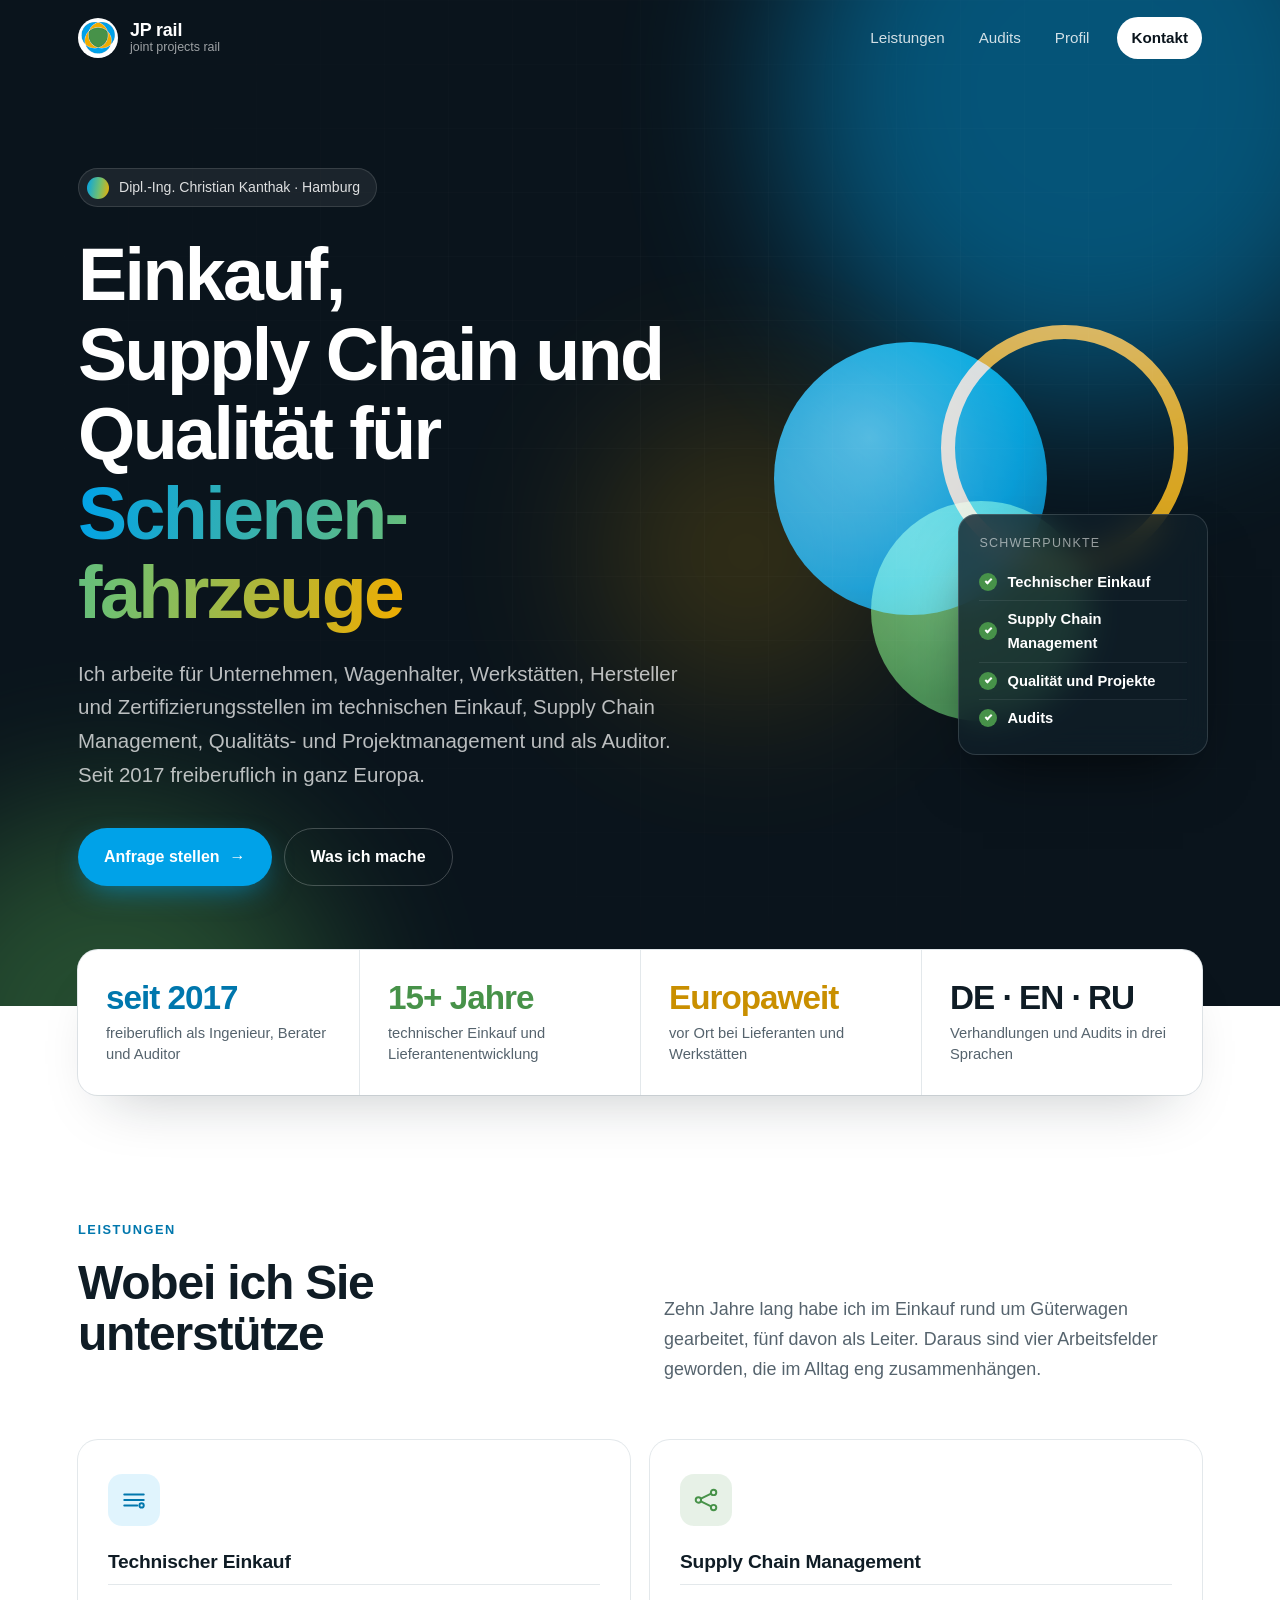
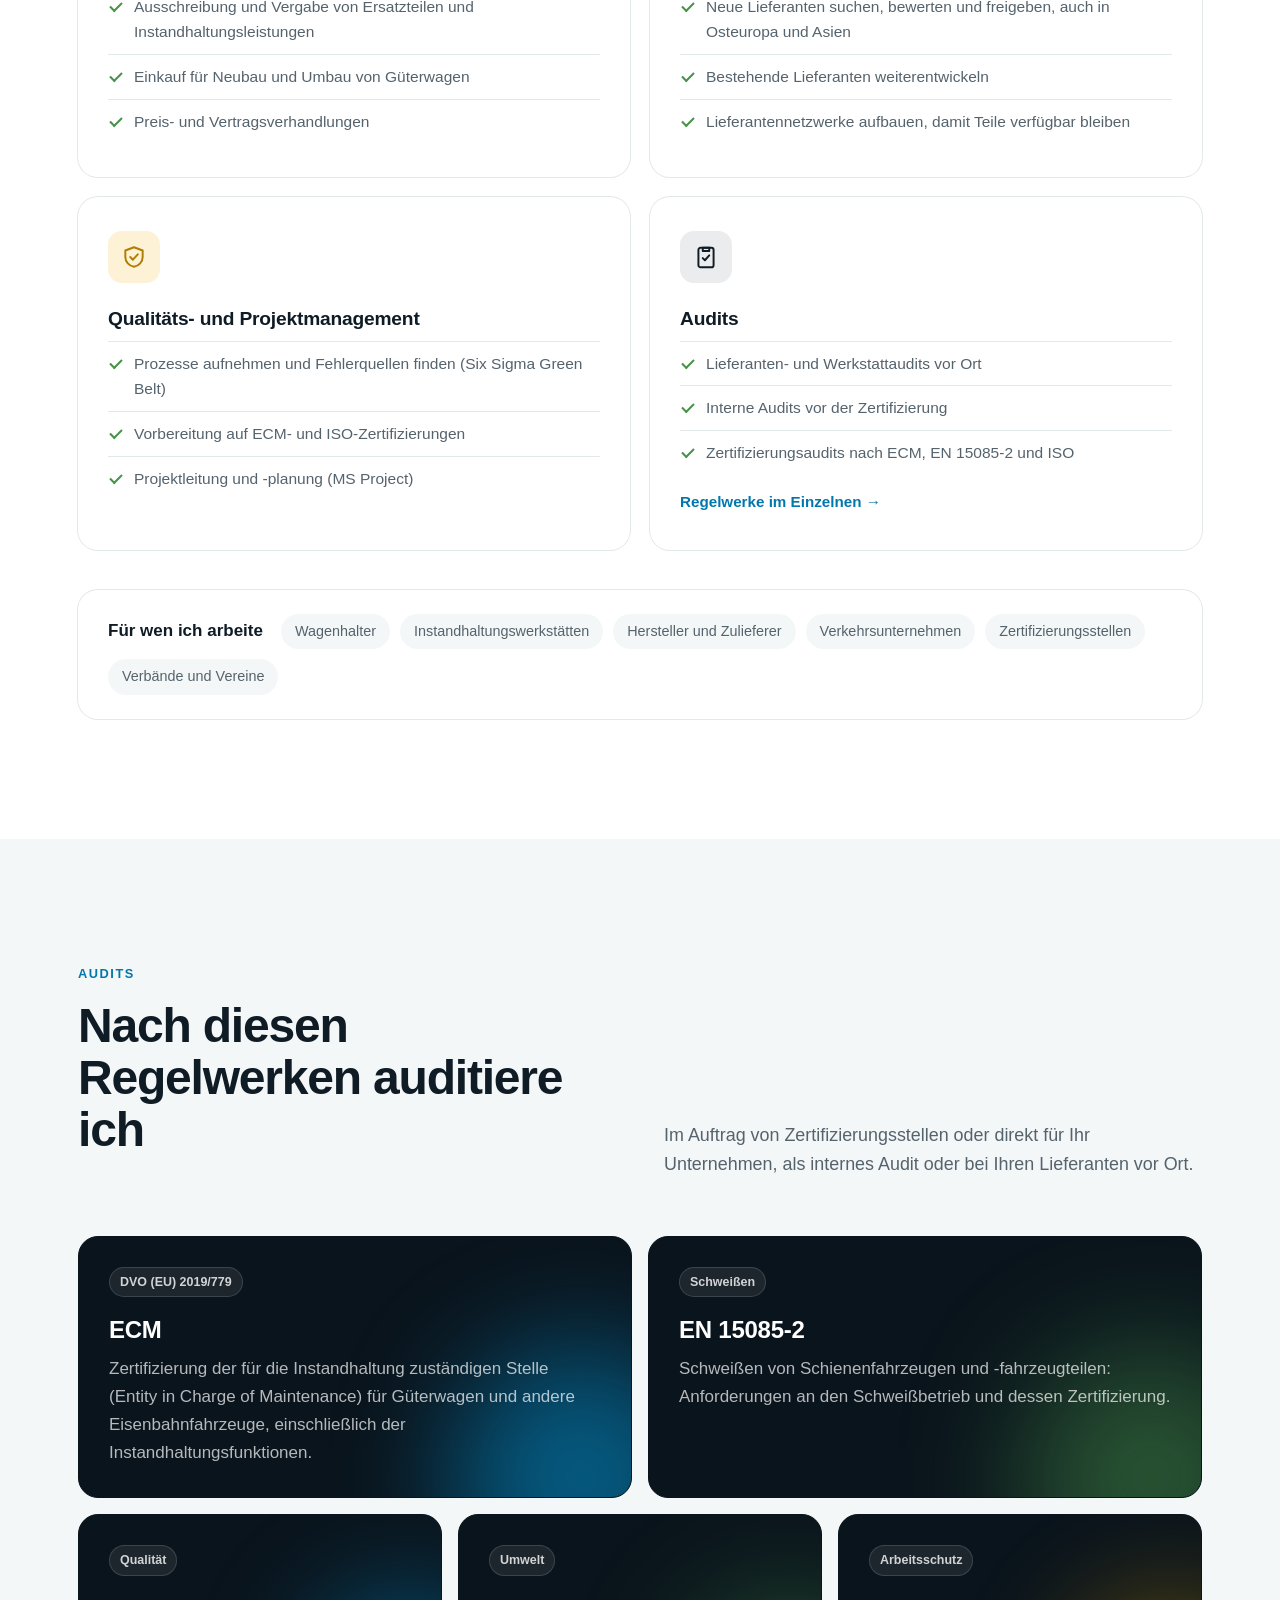
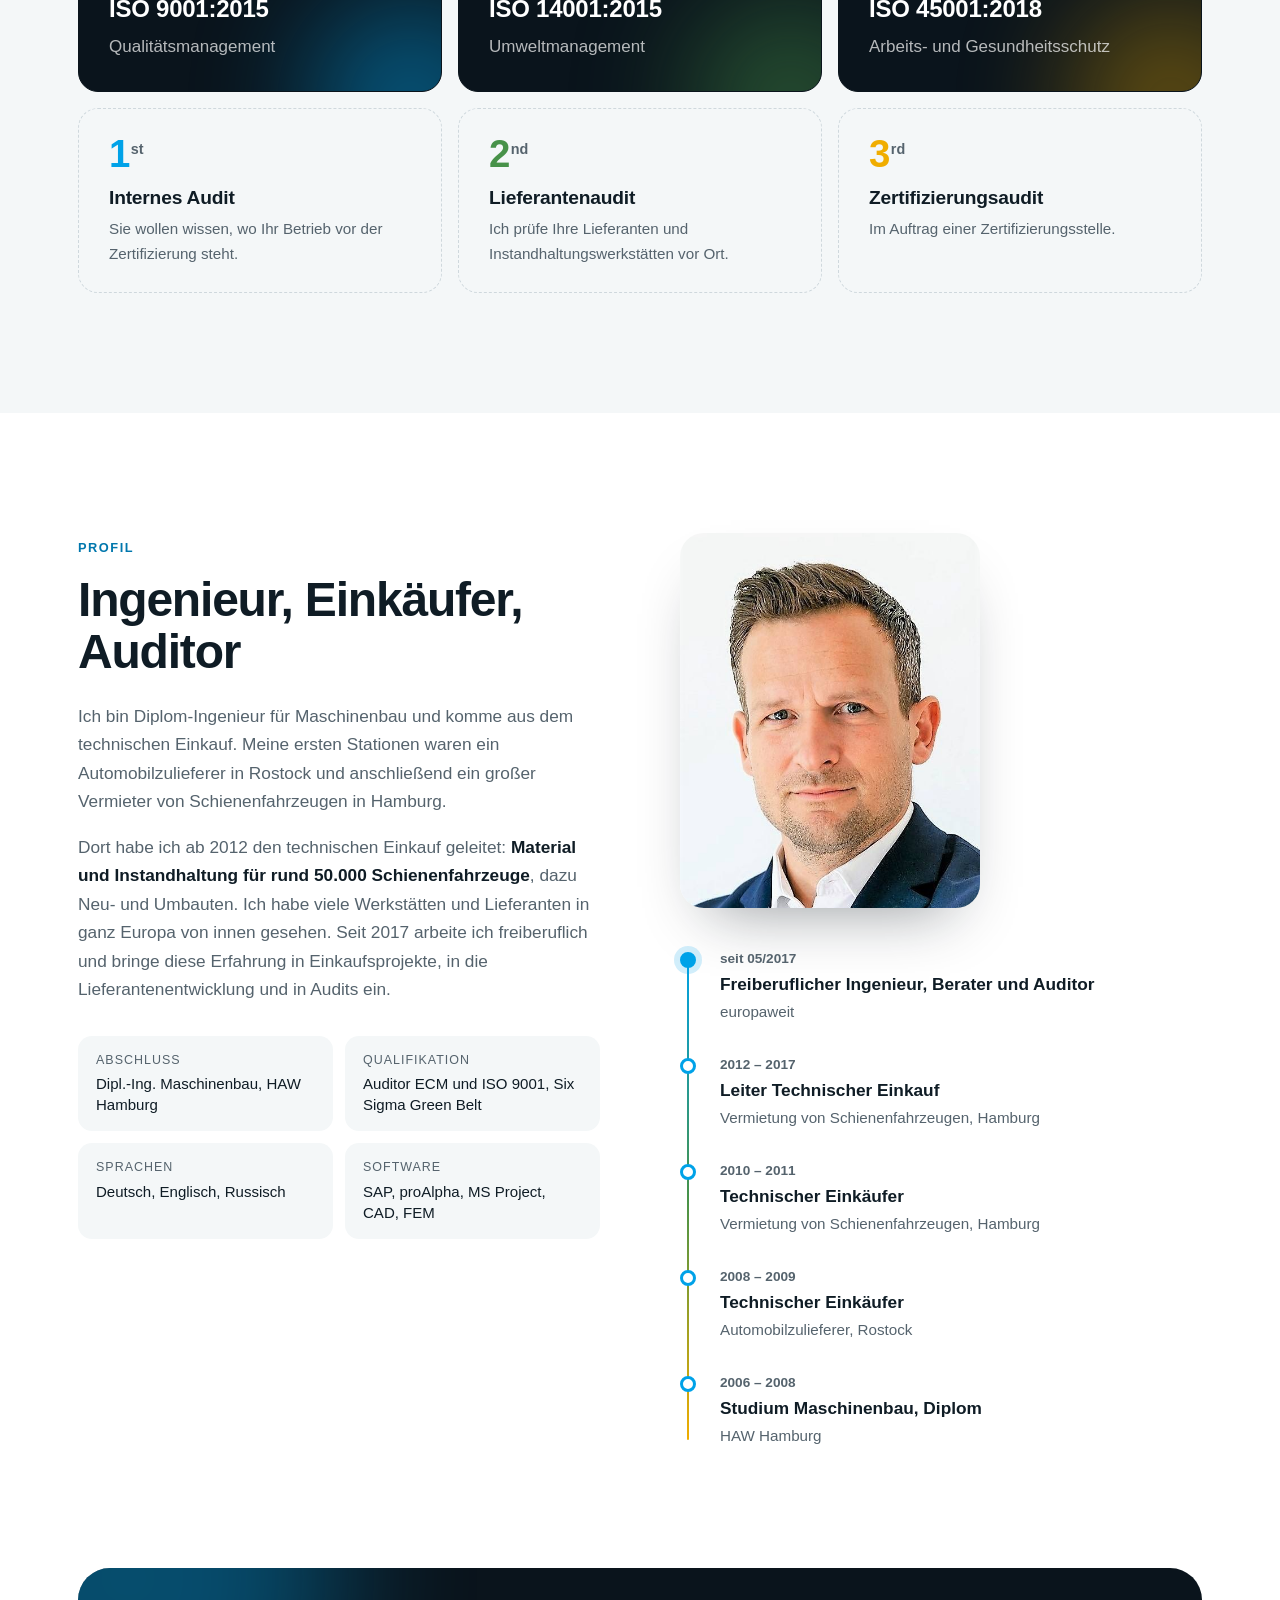
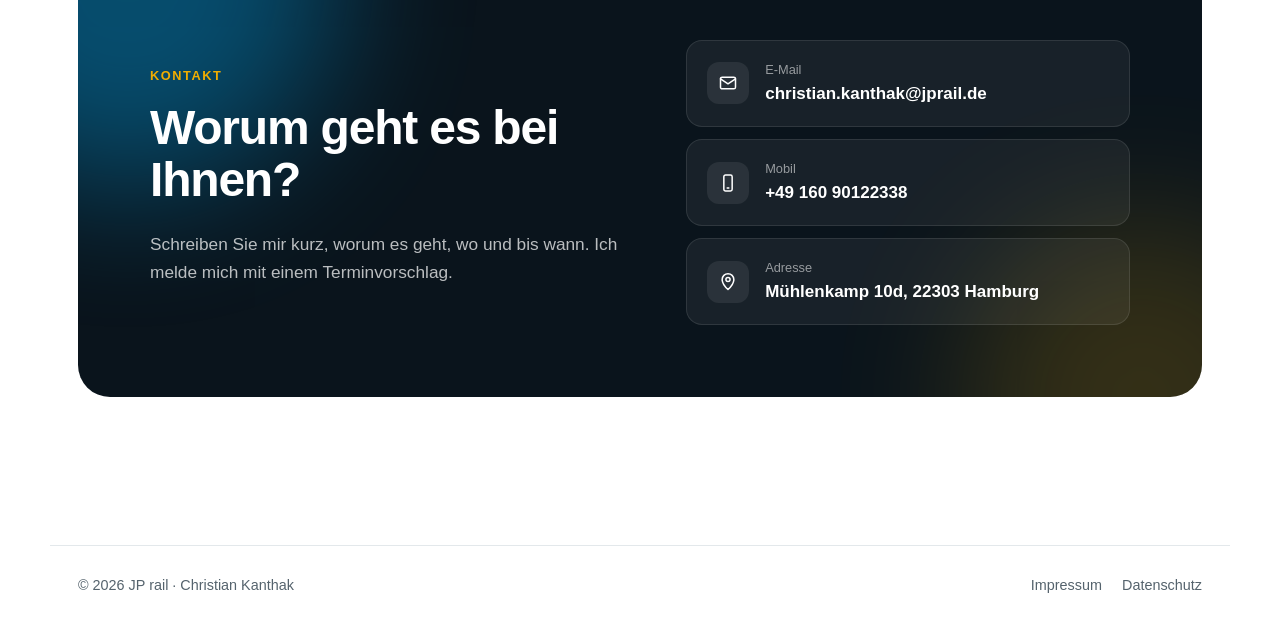
<file: index.html>
<!doctype html>
<html lang="de">
<head>
  <meta charset="utf-8">
  <meta name="viewport" content="width=device-width, initial-scale=1">
  <title>JP rail – Christian Kanthak | Einkauf, Supply Chain, Qualität und Audits im Schienenverkehr, Hamburg</title>
  <meta name="description" content="Dipl.-Ing. Christian Kanthak, Hamburg: technischer Einkauf, Supply Chain Management, Qualitäts- und Projektmanagement sowie Audits nach ECM, EN 15085-2 und ISO für Schienenfahrzeuge.">
  <meta name="theme-color" content="#0a141c">
  <link rel="icon" type="image/png" href="assets/logo-mark.png">
  <link rel="stylesheet" href="assets/style.css">
  <script>document.documentElement.classList.add('js')</script>
</head>
<body>

<header class="site-header" id="header">
  <div class="wrap">
    <a class="brand" href="#top" aria-label="JP rail – Startseite">
      <span class="brand-mark"><img src="assets/logo-mark.png" alt="" width="34" height="32"></span>
      <span class="brand-text"><strong>JP rail</strong><span>joint projects rail</span></span>
    </a>
    <nav class="nav" aria-label="Hauptnavigation">
      <a href="#leistungen">Leistungen</a>
      <a href="#audits">Audits</a>
      <a href="#profil">Profil</a>
      <a class="nav-cta" href="#kontakt">Kontakt</a>
    </nav>
  </div>
</header>

<main id="top">

  <section class="hero">
    <div class="grid-bg"></div>
    <span class="blob"></span>
    <div class="wrap">
      <div>
        <div class="pill reveal"><span class="dot"></span>Dipl.-Ing. Christian Kanthak · Hamburg</div>
        <h1 class="reveal d1">Einkauf, Supply&nbsp;Chain und Qualität für <span class="grad-text">Schienen&shy;fahrzeuge</span></h1>
        <p class="lead reveal d2">Ich arbeite für Unternehmen, Wagenhalter, Werkstätten, Hersteller und Zertifizierungsstellen im technischen Einkauf, Supply Chain Management, Qualitäts- und Projektmanagement und als Auditor. Seit 2017 freiberuflich in ganz Europa.</p>
        <div class="hero-actions reveal d3">
          <a class="btn btn-primary" href="#kontakt">Anfrage stellen <span class="arrow">→</span></a>
          <a class="btn btn-ghost" href="#leistungen">Was ich mache</a>
        </div>
      </div>
      <div class="hero-visual reveal d2" aria-hidden="true">
        <span class="c c-blue"></span>
        <span class="c c-yellow"></span>
        <span class="c c-green"></span>
        <div class="audit-card">
          <div class="ac-head">Schwerpunkte</div>
          <ul>
            <li><i></i>Technischer Einkauf</li>
            <li><i></i>Supply Chain Management</li>
            <li><i></i>Qualität und Projekte</li>
            <li><i></i>Audits</li>
          </ul>
        </div>
      </div>
    </div>
  </section>

  <div class="stats">
    <div class="wrap">
      <div class="stats-grid reveal">
        <div class="stat"><strong>seit 2017</strong><span>freiberuflich als Ingenieur, Berater und Auditor</span></div>
        <div class="stat"><strong>15+ Jahre</strong><span>technischer Einkauf und Lieferanten&shy;entwicklung</span></div>
        <div class="stat"><strong>Europaweit</strong><span>vor Ort bei Lieferanten und Werkstätten</span></div>
        <div class="stat"><strong>DE · EN · RU</strong><span>Verhandlungen und Audits in drei Sprachen</span></div>
      </div>
    </div>
  </div>

  <section id="leistungen">
    <div class="wrap">
      <div class="section-head">
        <div class="reveal"><span class="kicker">Leistungen</span><h2>Wobei ich Sie unterstütze</h2></div>
        <p class="reveal d1">Zehn Jahre lang habe ich im Einkauf rund um Güterwagen gearbeitet, fünf davon als Leiter. Daraus sind vier Arbeitsfelder geworden, die im Alltag eng zusammenhängen.</p>
      </div>

      <div class="services services-4">
        <div class="service reveal">
          <div class="icon"><svg viewBox="0 0 24 24" fill="none" stroke="currentColor" stroke-width="1.8" stroke-linecap="round" stroke-linejoin="round"><path d="M3 7h18M3 12h18M3 17h12"/><circle cx="19" cy="17" r="2"/></svg></div>
          <h3>Technischer Einkauf</h3>
          <ul>
            <li>Ausschreibung und Vergabe von Ersatzteilen und Instandhaltungsleistungen</li>
            <li>Einkauf für Neubau und Umbau von Güterwagen</li>
            <li>Preis- und Vertragsverhandlungen</li>
          </ul>
        </div>
        <div class="service reveal d1">
          <div class="icon"><svg viewBox="0 0 24 24" fill="none" stroke="currentColor" stroke-width="1.8" stroke-linecap="round" stroke-linejoin="round"><circle cx="5" cy="12" r="2.5"/><circle cx="19" cy="5" r="2.5"/><circle cx="19" cy="19" r="2.5"/><path d="M7.3 10.8 16.7 6.2M7.3 13.2l9.4 4.6"/></svg></div>
          <h3>Supply Chain Management</h3>
          <ul>
            <li>Neue Lieferanten suchen, bewerten und freigeben, auch in Osteuropa und Asien</li>
            <li>Bestehende Lieferanten weiterentwickeln</li>
            <li>Lieferantennetzwerke aufbauen, damit Teile verfügbar bleiben</li>
          </ul>
        </div>
        <div class="service reveal">
          <div class="icon"><svg viewBox="0 0 24 24" fill="none" stroke="currentColor" stroke-width="1.8" stroke-linecap="round" stroke-linejoin="round"><path d="M12 3 4 6v6c0 4.5 3.4 8.3 8 9 4.6-.7 8-4.5 8-9V6l-8-3Z"/><path d="m8.5 12 2.5 2.5 4.5-5"/></svg></div>
          <h3>Qualitäts- und Projektmanagement</h3>
          <ul>
            <li>Prozesse aufnehmen und Fehlerquellen finden (Six Sigma Green Belt)</li>
            <li>Vorbereitung auf ECM- und ISO-Zertifizierungen</li>
            <li>Projektleitung und -planung (MS Project)</li>
          </ul>
        </div>
        <div class="service reveal d1">
          <div class="icon"><svg viewBox="0 0 24 24" fill="none" stroke="currentColor" stroke-width="1.8" stroke-linecap="round" stroke-linejoin="round"><rect x="5" y="3.5" width="14" height="18" rx="2"/><path d="M9 3.5h6v3H9z"/><path d="m9 13 2 2 4-4.5"/></svg></div>
          <h3>Audits</h3>
          <ul>
            <li>Lieferanten- und Werkstattaudits vor Ort</li>
            <li>Interne Audits vor der Zertifizierung</li>
            <li>Zertifizierungsaudits nach ECM, EN 15085-2 und ISO</li>
          </ul>
          <a class="service-more" href="#audits">Regelwerke im Einzelnen →</a>
        </div>
      </div>

      <div class="clients reveal">
        <strong>Für wen ich arbeite</strong>
        <span class="chip">Wagenhalter</span>
        <span class="chip">Instandhaltungswerkstätten</span>
        <span class="chip">Hersteller und Zulieferer</span>
        <span class="chip">Verkehrsunternehmen</span>
        <span class="chip">Zertifizierungsstellen</span>
        <span class="chip">Verbände und Vereine</span>
      </div>
    </div>
  </section>

  <section id="audits" class="section-alt">
    <div class="wrap">
      <div class="section-head">
        <div class="reveal"><span class="kicker">Audits</span><h2>Nach diesen Regelwerken auditiere ich</h2></div>
        <p class="reveal d1">Im Auftrag von Zertifizierungsstellen oder direkt für Ihr Unternehmen, als internes Audit oder bei Ihren Lieferanten vor Ort.</p>
      </div>

      <div class="bento">
        <div class="tile tile-lg tile-dark reveal">
          <span class="tag">DVO (EU) 2019/779</span>
          <h3>ECM</h3>
          <p>Zertifizierung der für die Instandhaltung zuständigen Stelle (Entity in Charge of Maintenance) für Güterwagen und andere Eisenbahnfahrzeuge, einschließlich der Instandhaltungsfunktionen.</p>
        </div>
        <div class="tile tile-lg tile-dark green reveal d1">
          <span class="tag">Schweißen</span>
          <h3>EN 15085-2</h3>
          <p>Schweißen von Schienenfahrzeugen und -fahrzeugteilen: Anforderungen an den Schweißbetrieb und dessen Zertifizierung.</p>
        </div>
        <div class="tile tile-dark reveal">
          <span class="tag">Qualität</span>
          <h3>ISO 9001:2015</h3>
          <p>Qualitätsmanagement</p>
        </div>
        <div class="tile tile-dark green reveal d1">
          <span class="tag">Umwelt</span>
          <h3>ISO 14001:2015</h3>
          <p>Umweltmanagement</p>
        </div>
        <div class="tile tile-dark yellow reveal d2">
          <span class="tag">Arbeitsschutz</span>
          <h3>ISO 45001:2018</h3>
          <p>Arbeits- und Gesundheitsschutz</p>
        </div>
      </div>

      <div class="parties">
        <div class="party reveal"><div class="num">1<sup>st</sup></div><h3>Internes Audit</h3><p>Sie wollen wissen, wo Ihr Betrieb vor der Zertifizierung steht.</p></div>
        <div class="party reveal d1"><div class="num">2<sup>nd</sup></div><h3>Lieferantenaudit</h3><p>Ich prüfe Ihre Lieferanten und Instandhaltungswerkstätten vor Ort.</p></div>
        <div class="party reveal d2"><div class="num">3<sup>rd</sup></div><h3>Zertifizierungsaudit</h3><p>Im Auftrag einer Zertifizierungsstelle.</p></div>
      </div>
    </div>
  </section>

  <section id="profil">
    <div class="wrap profile">
      <div class="intro">
        <span class="kicker reveal">Profil</span>
        <h2 class="reveal d1">Ingenieur, Einkäufer, Auditor</h2>
        <p class="reveal d2">Ich bin Diplom-Ingenieur für Maschinenbau und komme aus dem technischen Einkauf. Meine ersten Stationen waren ein Automobilzulieferer in Rostock und anschließend ein großer Vermieter von Schienenfahrzeugen in Hamburg.</p>
        <p class="reveal d2">Dort habe ich ab 2012 den technischen Einkauf geleitet: <strong>Material und Instandhaltung für rund 50.000 Schienenfahrzeuge</strong>, dazu Neu- und Umbauten. Ich habe viele Werkstätten und Lieferanten in ganz Europa von innen gesehen. Seit 2017 arbeite ich freiberuflich und bringe diese Erfahrung in Einkaufsprojekte, in die Lieferantenentwicklung und in Audits ein.</p>
        <div class="facts-list reveal d3">
          <div><span>Abschluss</span>Dipl.-Ing. Maschinenbau, HAW Hamburg</div>
          <div><span>Qualifikation</span>Auditor ECM und ISO 9001, Six Sigma Green Belt</div>
          <div><span>Sprachen</span>Deutsch, Englisch, Russisch</div>
          <div><span>Software</span>SAP, proAlpha, MS Project, CAD, FEM</div>
        </div>
      </div>
      <div class="profile-side">
        <figure class="profile-photo reveal">
          <img src="assets/christian-kanthak.jpg" alt="Christian Kanthak" width="531" height="709" loading="lazy">
        </figure>
        <ol class="timeline">
          <li class="reveal"><div class="when">seit 05/2017</div><div class="what">Freiberuflicher Ingenieur, Berater und Auditor</div><div class="where">europaweit</div></li>
          <li class="reveal d1"><div class="when">2012 – 2017</div><div class="what">Leiter Technischer Einkauf</div><div class="where">Vermietung von Schienenfahrzeugen, Hamburg</div></li>
          <li class="reveal d1"><div class="when">2010 – 2011</div><div class="what">Technischer Einkäufer</div><div class="where">Vermietung von Schienenfahrzeugen, Hamburg</div></li>
          <li class="reveal d2"><div class="when">2008 – 2009</div><div class="what">Technischer Einkäufer</div><div class="where">Automobilzulieferer, Rostock</div></li>
          <li class="reveal d2"><div class="when">2006 – 2008</div><div class="what">Studium Maschinenbau, Diplom</div><div class="where">HAW Hamburg</div></li>
        </ol>
      </div>
    </div>
  </section>

  <section id="kontakt" class="contact">
    <div class="wrap">
      <div class="contact-card reveal">
        <div>
          <span class="kicker" style="color:var(--yellow)">Kontakt</span>
          <h2>Worum geht es bei Ihnen?</h2>
          <p>Schreiben Sie mir kurz, worum es geht, wo und bis wann. Ich melde mich mit einem Terminvorschlag.</p>
        </div>
        <div class="contact-list">
          <a class="contact-item" href="mailto:christian.kanthak@jprail.de?subject=Anfrage%20%C3%BCber%20jprail.de">
            <span class="ci-icon"><svg viewBox="0 0 24 24" fill="none" stroke="currentColor" stroke-width="1.8" stroke-linecap="round" stroke-linejoin="round"><rect x="3" y="5" width="18" height="14" rx="2"/><path d="m3 7 9 6 9-6"/></svg></span>
            <div><small>E-Mail</small><span>christian.kanthak@jprail.de</span></div>
          </a>
          <a class="contact-item" href="tel:+4916090122338">
            <span class="ci-icon"><svg viewBox="0 0 24 24" fill="none" stroke="currentColor" stroke-width="1.8" stroke-linecap="round" stroke-linejoin="round"><rect x="7" y="2.5" width="10" height="19" rx="2"/><path d="M11 18h2"/></svg></span>
            <div><small>Mobil</small><span>+49 160 90122338</span></div>
          </a>
          <a class="contact-item" href="https://www.google.com/maps/search/?api=1&amp;query=M%C3%BChlenkamp+10d%2C+22303+Hamburg" target="_blank" rel="noopener">
            <span class="ci-icon"><svg viewBox="0 0 24 24" fill="none" stroke="currentColor" stroke-width="1.8" stroke-linecap="round" stroke-linejoin="round"><path d="M12 21s7-6.2 7-12a7 7 0 1 0-14 0c0 5.8 7 12 7 12Z"/><circle cx="12" cy="9" r="2.5"/></svg></span>
            <div><small>Adresse</small><span>Mühlenkamp 10d, 22303 Hamburg</span></div>
          </a>
        </div>
      </div>
    </div>
  </section>

</main>

<footer class="site-footer">
  <div class="wrap">
    <span>© 2026 JP rail · Christian Kanthak</span>
    <span><a href="impressum.html">Impressum</a><a href="datenschutz.html">Datenschutz</a></span>
  </div>
</footer>

<script>
  (function () {
    var h = document.getElementById('header');
    var onScroll = function () { h.classList.toggle('scrolled', window.scrollY > 20); };
    onScroll(); window.addEventListener('scroll', onScroll, { passive: true });

    var els = document.querySelectorAll('.reveal');
    if (!('IntersectionObserver' in window)) { els.forEach(function (e) { e.classList.add('in'); }); return; }
    var io = new IntersectionObserver(function (entries) {
      entries.forEach(function (e) { if (e.isIntersecting) { e.target.classList.add('in'); io.unobserve(e.target); } });
    }, { threshold: 0.12, rootMargin: '0px 0px -40px 0px' });
    els.forEach(function (e) { io.observe(e); });
  })();
</script>
</body>
</html>
</file>
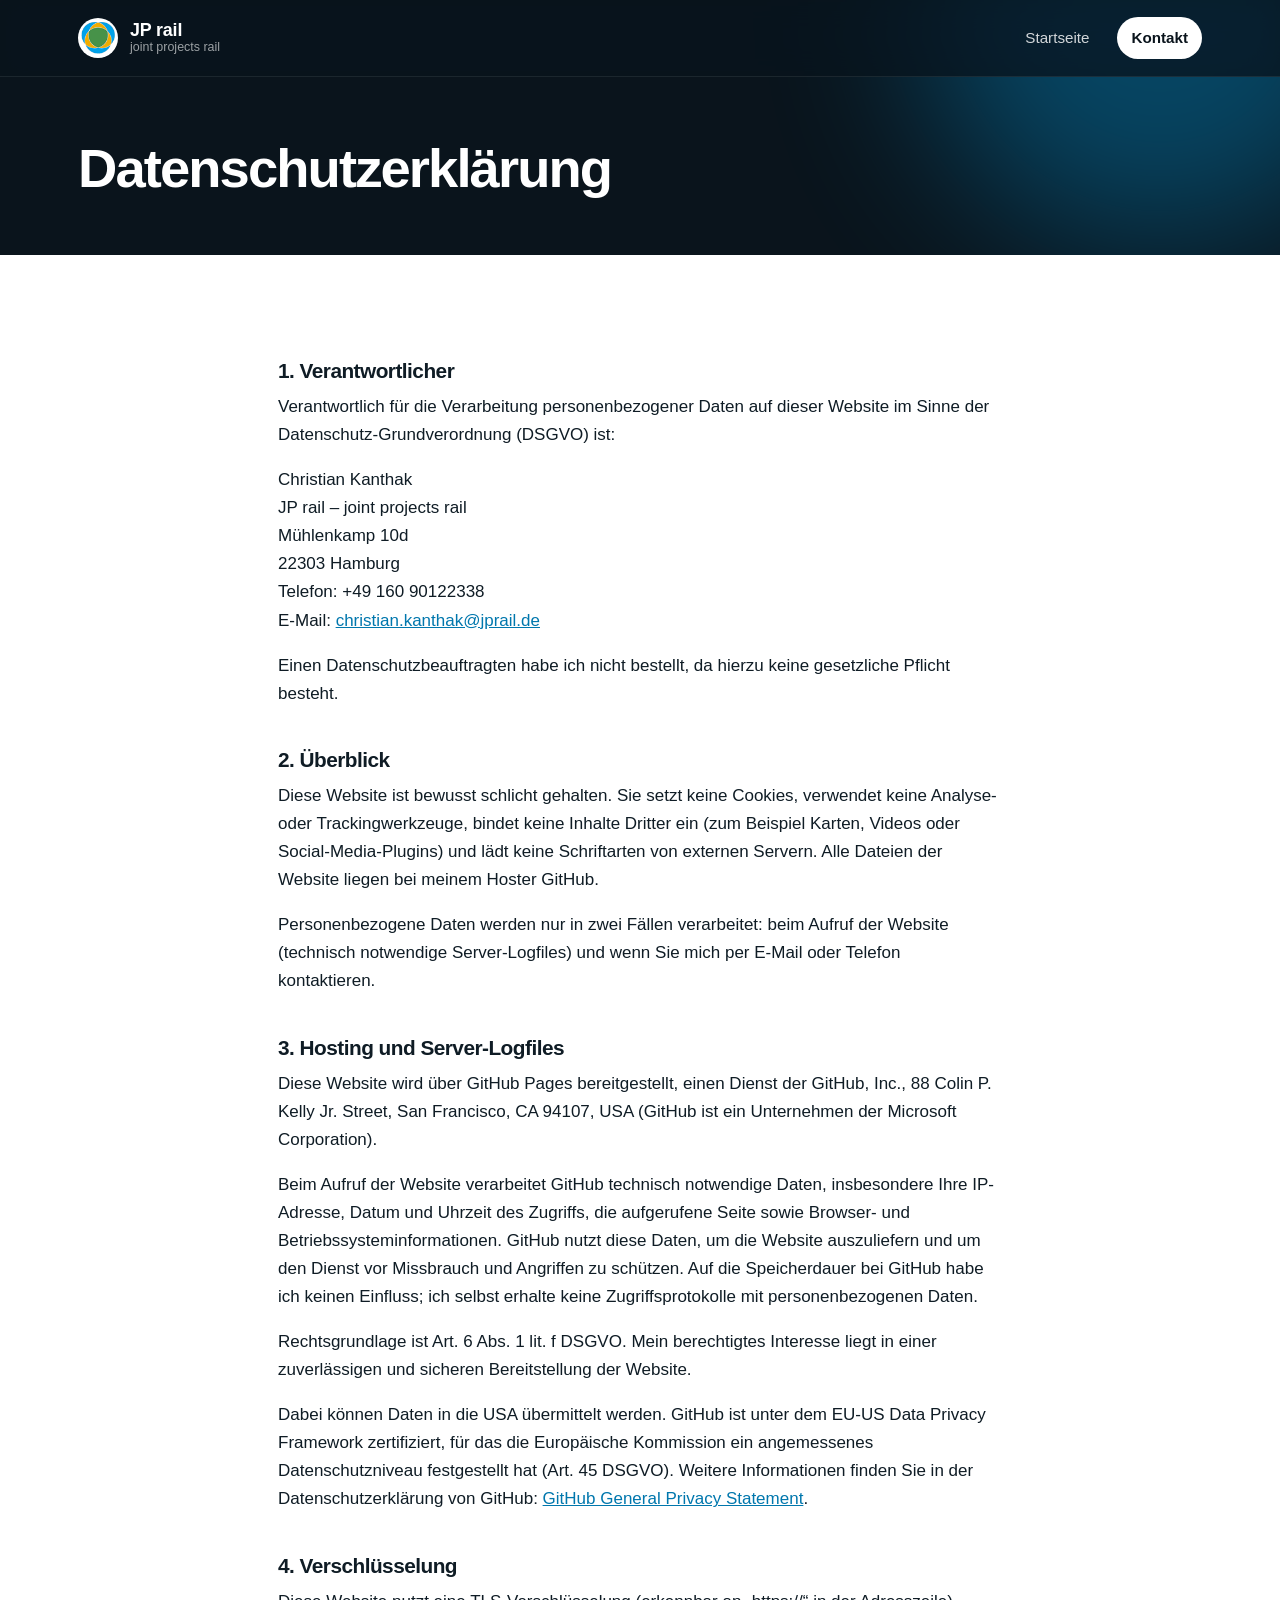
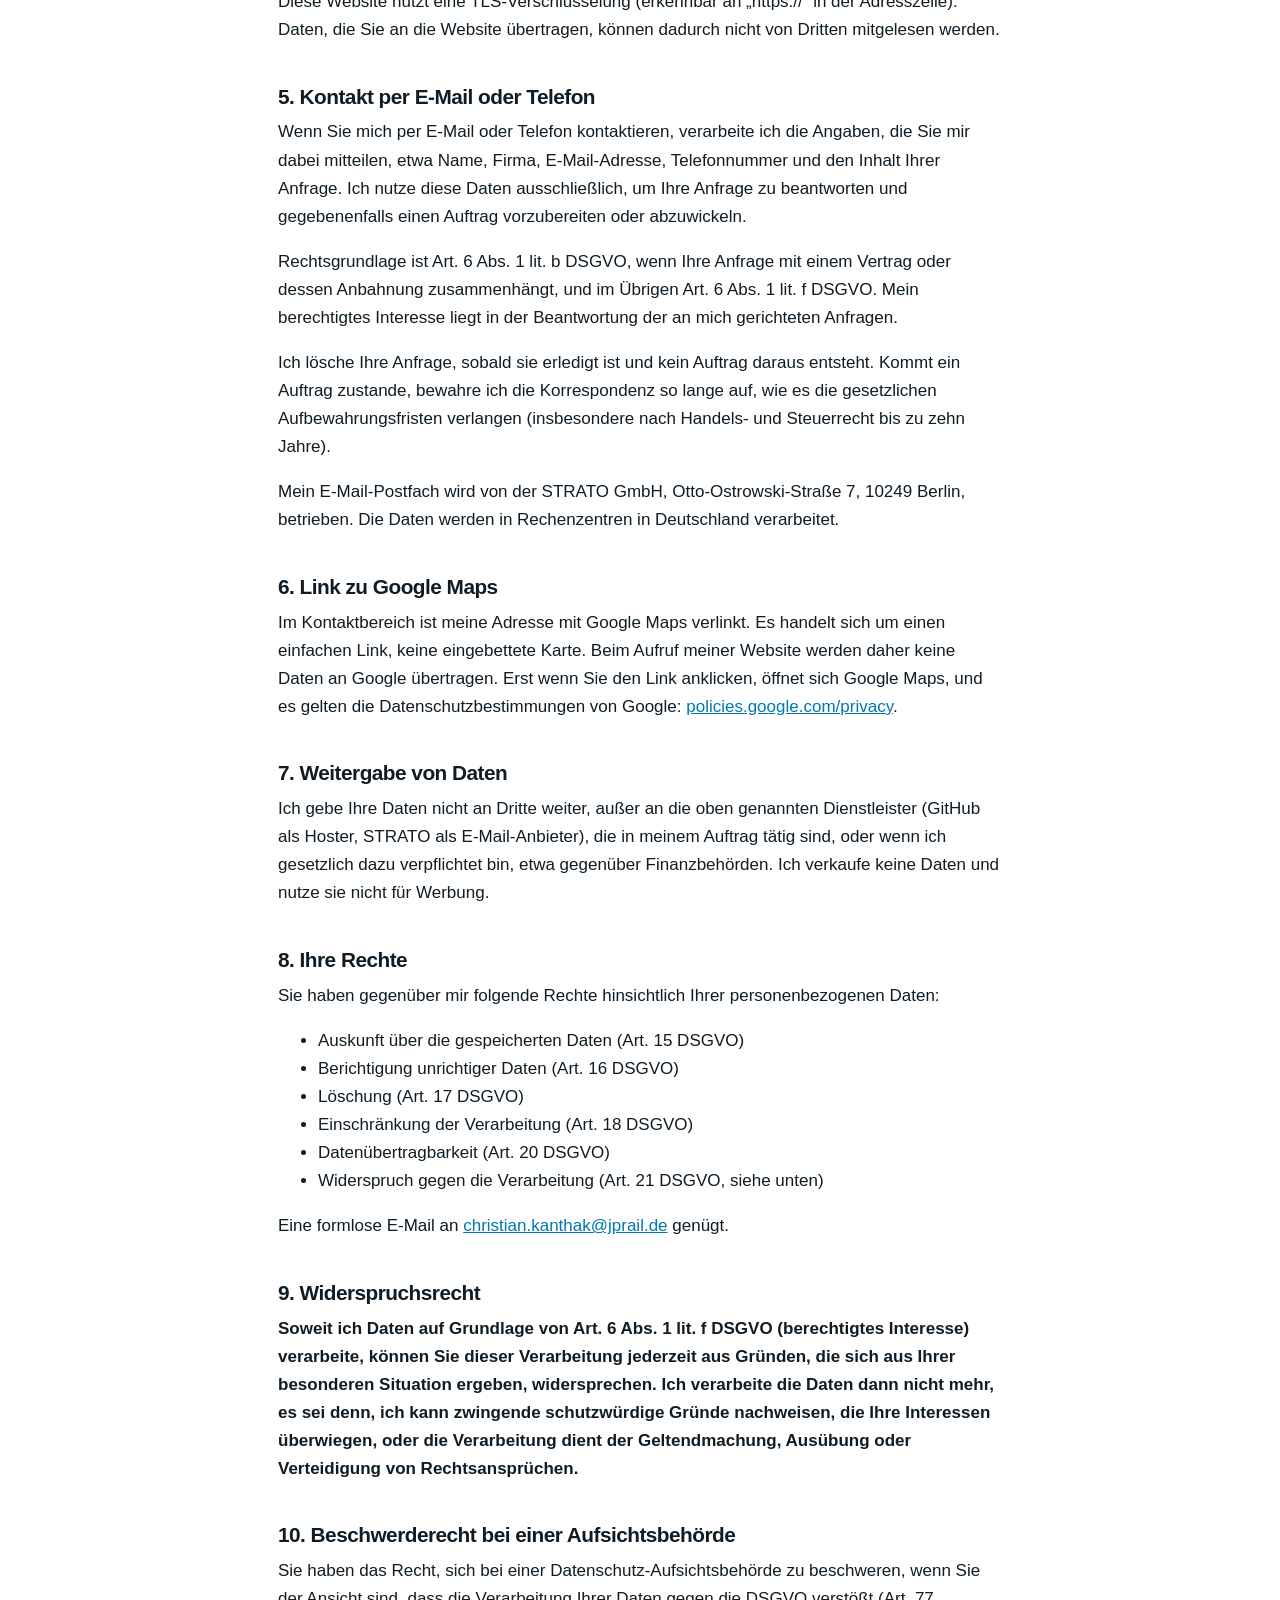
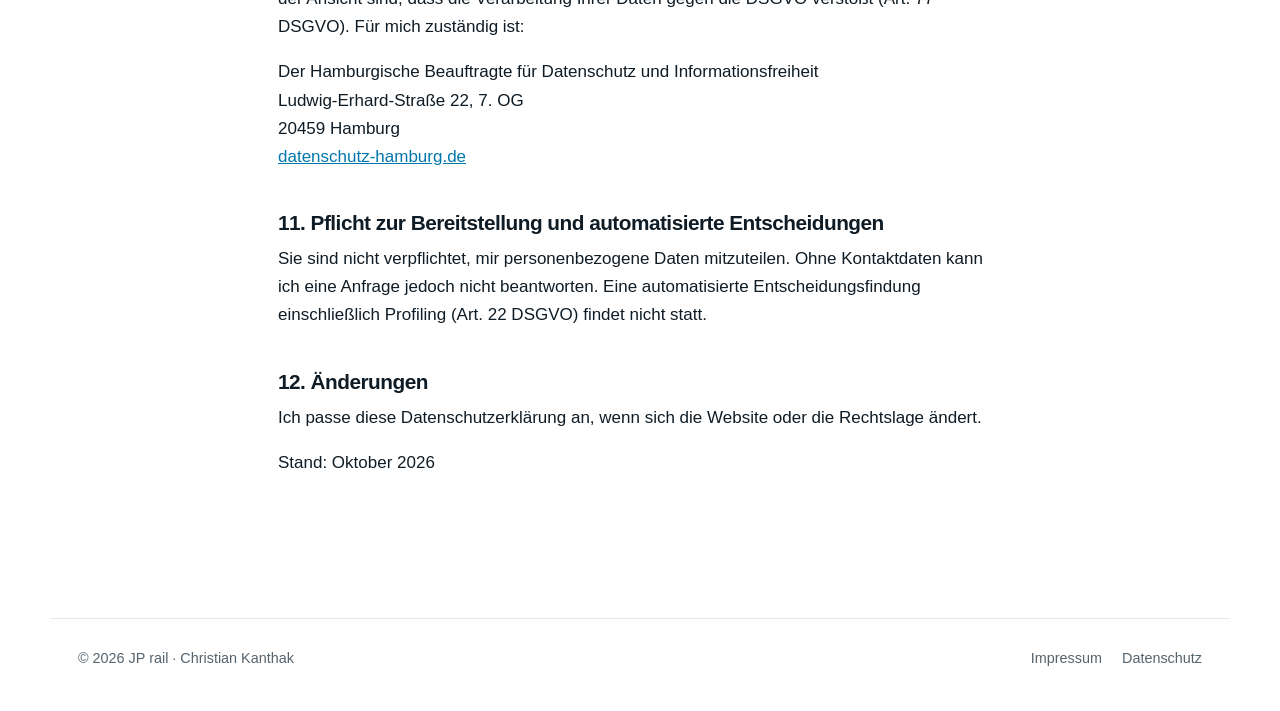
<file: datenschutz.html>
<!doctype html>
<html lang="de">
<head>
  <meta charset="utf-8">
  <meta name="viewport" content="width=device-width, initial-scale=1">
  <title>Datenschutzerklärung – JP rail</title>
  <meta name="robots" content="noindex">
  <link rel="icon" type="image/png" href="assets/logo-mark.png">
  <link rel="stylesheet" href="assets/style.css">
</head>
<body>
<header class="site-header scrolled">
  <div class="wrap">
    <a class="brand" href="index.html"><span class="brand-mark"><img src="assets/logo-mark.png" alt="" width="34" height="32"></span><span class="brand-text"><strong>JP rail</strong><span>joint projects rail</span></span></a>
    <nav class="nav"><a href="index.html">Startseite</a><a class="nav-cta" href="index.html#kontakt">Kontakt</a></nav>
  </div>
</header>
<div class="page-head"><div class="wrap"><h1>Datenschutzerklärung</h1></div></div>
<main class="legal"><div class="wrap">

<h2>1. Verantwortlicher</h2>
<p>Verantwortlich für die Verarbeitung personenbezogener Daten auf dieser Website im Sinne der Datenschutz-Grundverordnung (DSGVO) ist:</p>
<p>Christian Kanthak<br>JP rail – joint projects rail<br>Mühlenkamp 10d<br>22303 Hamburg<br>Telefon: +49 160 90122338<br>E-Mail: <a href="mailto:christian.kanthak@jprail.de">christian.kanthak@jprail.de</a></p>
<p>Einen Datenschutzbeauftragten habe ich nicht bestellt, da hierzu keine gesetzliche Pflicht besteht.</p>

<h2>2. Überblick</h2>
<p>Diese Website ist bewusst schlicht gehalten. Sie setzt keine Cookies, verwendet keine Analyse- oder Trackingwerkzeuge, bindet keine Inhalte Dritter ein (zum Beispiel Karten, Videos oder Social-Media-Plugins) und lädt keine Schriftarten von externen Servern. Alle Dateien der Website liegen bei meinem Hoster GitHub.</p>
<p>Personenbezogene Daten werden nur in zwei Fällen verarbeitet: beim Aufruf der Website (technisch notwendige Server-Logfiles) und wenn Sie mich per E-Mail oder Telefon kontaktieren.</p>

<h2>3. Hosting und Server-Logfiles</h2>
<p>Diese Website wird über GitHub Pages bereitgestellt, einen Dienst der GitHub, Inc., 88 Colin P. Kelly Jr. Street, San Francisco, CA 94107, USA (GitHub ist ein Unternehmen der Microsoft Corporation).</p>
<p>Beim Aufruf der Website verarbeitet GitHub technisch notwendige Daten, insbesondere Ihre IP-Adresse, Datum und Uhrzeit des Zugriffs, die aufgerufene Seite sowie Browser- und Betriebssysteminformationen. GitHub nutzt diese Daten, um die Website auszuliefern und um den Dienst vor Missbrauch und Angriffen zu schützen. Auf die Speicherdauer bei GitHub habe ich keinen Einfluss; ich selbst erhalte keine Zugriffsprotokolle mit personenbezogenen Daten.</p>
<p>Rechtsgrundlage ist Art. 6 Abs. 1 lit. f DSGVO. Mein berechtigtes Interesse liegt in einer zuverlässigen und sicheren Bereitstellung der Website.</p>
<p>Dabei können Daten in die USA übermittelt werden. GitHub ist unter dem EU-US Data Privacy Framework zertifiziert, für das die Europäische Kommission ein angemessenes Datenschutzniveau festgestellt hat (Art. 45 DSGVO). Weitere Informationen finden Sie in der Datenschutzerklärung von GitHub: <a href="https://docs.github.com/de/site-policy/privacy-policies/github-general-privacy-statement" target="_blank" rel="noopener">GitHub General Privacy Statement</a>.</p>

<h2>4. Verschlüsselung</h2>
<p>Diese Website nutzt eine TLS-Verschlüsselung (erkennbar an „https://“ in der Adresszeile). Daten, die Sie an die Website übertragen, können dadurch nicht von Dritten mitgelesen werden.</p>

<h2>5. Kontakt per E-Mail oder Telefon</h2>
<p>Wenn Sie mich per E-Mail oder Telefon kontaktieren, verarbeite ich die Angaben, die Sie mir dabei mitteilen, etwa Name, Firma, E-Mail-Adresse, Telefonnummer und den Inhalt Ihrer Anfrage. Ich nutze diese Daten ausschließlich, um Ihre Anfrage zu beantworten und gegebenenfalls einen Auftrag vorzubereiten oder abzuwickeln.</p>
<p>Rechtsgrundlage ist Art. 6 Abs. 1 lit. b DSGVO, wenn Ihre Anfrage mit einem Vertrag oder dessen Anbahnung zusammenhängt, und im Übrigen Art. 6 Abs. 1 lit. f DSGVO. Mein berechtigtes Interesse liegt in der Beantwortung der an mich gerichteten Anfragen.</p>
<p>Ich lösche Ihre Anfrage, sobald sie erledigt ist und kein Auftrag daraus entsteht. Kommt ein Auftrag zustande, bewahre ich die Korrespondenz so lange auf, wie es die gesetzlichen Aufbewahrungsfristen verlangen (insbesondere nach Handels- und Steuerrecht bis zu zehn Jahre).</p>
<p>Mein E-Mail-Postfach wird von der STRATO GmbH, Otto-Ostrowski-Straße 7, 10249 Berlin, betrieben. Die Daten werden in Rechenzentren in Deutschland verarbeitet.</p>

<h2>6. Link zu Google Maps</h2>
<p>Im Kontaktbereich ist meine Adresse mit Google Maps verlinkt. Es handelt sich um einen einfachen Link, keine eingebettete Karte. Beim Aufruf meiner Website werden daher keine Daten an Google übertragen. Erst wenn Sie den Link anklicken, öffnet sich Google Maps, und es gelten die Datenschutzbestimmungen von Google: <a href="https://policies.google.com/privacy" target="_blank" rel="noopener">policies.google.com/privacy</a>.</p>

<h2>7. Weitergabe von Daten</h2>
<p>Ich gebe Ihre Daten nicht an Dritte weiter, außer an die oben genannten Dienstleister (GitHub als Hoster, STRATO als E-Mail-Anbieter), die in meinem Auftrag tätig sind, oder wenn ich gesetzlich dazu verpflichtet bin, etwa gegenüber Finanzbehörden. Ich verkaufe keine Daten und nutze sie nicht für Werbung.</p>

<h2>8. Ihre Rechte</h2>
<p>Sie haben gegenüber mir folgende Rechte hinsichtlich Ihrer personenbezogenen Daten:</p>
<ul>
  <li>Auskunft über die gespeicherten Daten (Art. 15 DSGVO)</li>
  <li>Berichtigung unrichtiger Daten (Art. 16 DSGVO)</li>
  <li>Löschung (Art. 17 DSGVO)</li>
  <li>Einschränkung der Verarbeitung (Art. 18 DSGVO)</li>
  <li>Datenübertragbarkeit (Art. 20 DSGVO)</li>
  <li>Widerspruch gegen die Verarbeitung (Art. 21 DSGVO, siehe unten)</li>
</ul>
<p>Eine formlose E-Mail an <a href="mailto:christian.kanthak@jprail.de">christian.kanthak@jprail.de</a> genügt.</p>

<h2>9. Widerspruchsrecht</h2>
<p><strong>Soweit ich Daten auf Grundlage von Art. 6 Abs. 1 lit. f DSGVO (berechtigtes Interesse) verarbeite, können Sie dieser Verarbeitung jederzeit aus Gründen, die sich aus Ihrer besonderen Situation ergeben, widersprechen. Ich verarbeite die Daten dann nicht mehr, es sei denn, ich kann zwingende schutzwürdige Gründe nachweisen, die Ihre Interessen überwiegen, oder die Verarbeitung dient der Geltendmachung, Ausübung oder Verteidigung von Rechtsansprüchen.</strong></p>

<h2>10. Beschwerderecht bei einer Aufsichtsbehörde</h2>
<p>Sie haben das Recht, sich bei einer Datenschutz-Aufsichtsbehörde zu beschweren, wenn Sie der Ansicht sind, dass die Verarbeitung Ihrer Daten gegen die DSGVO verstößt (Art. 77 DSGVO). Für mich zuständig ist:</p>
<p>Der Hamburgische Beauftragte für Datenschutz und Informationsfreiheit<br>Ludwig-Erhard-Straße 22, 7. OG<br>20459 Hamburg<br><a href="https://datenschutz-hamburg.de" target="_blank" rel="noopener">datenschutz-hamburg.de</a></p>

<h2>11. Pflicht zur Bereitstellung und automatisierte Entscheidungen</h2>
<p>Sie sind nicht verpflichtet, mir personenbezogene Daten mitzuteilen. Ohne Kontaktdaten kann ich eine Anfrage jedoch nicht beantworten. Eine automatisierte Entscheidungsfindung einschließlich Profiling (Art. 22 DSGVO) findet nicht statt.</p>

<h2>12. Änderungen</h2>
<p>Ich passe diese Datenschutzerklärung an, wenn sich die Website oder die Rechtslage ändert.</p>
<p>Stand: Oktober 2026</p>

</div></main>
<footer class="site-footer"><div class="wrap"><span>© 2026 JP rail · Christian Kanthak</span><span><a href="impressum.html">Impressum</a><a href="datenschutz.html">Datenschutz</a></span></div></footer>
</body>
</html>
</file>
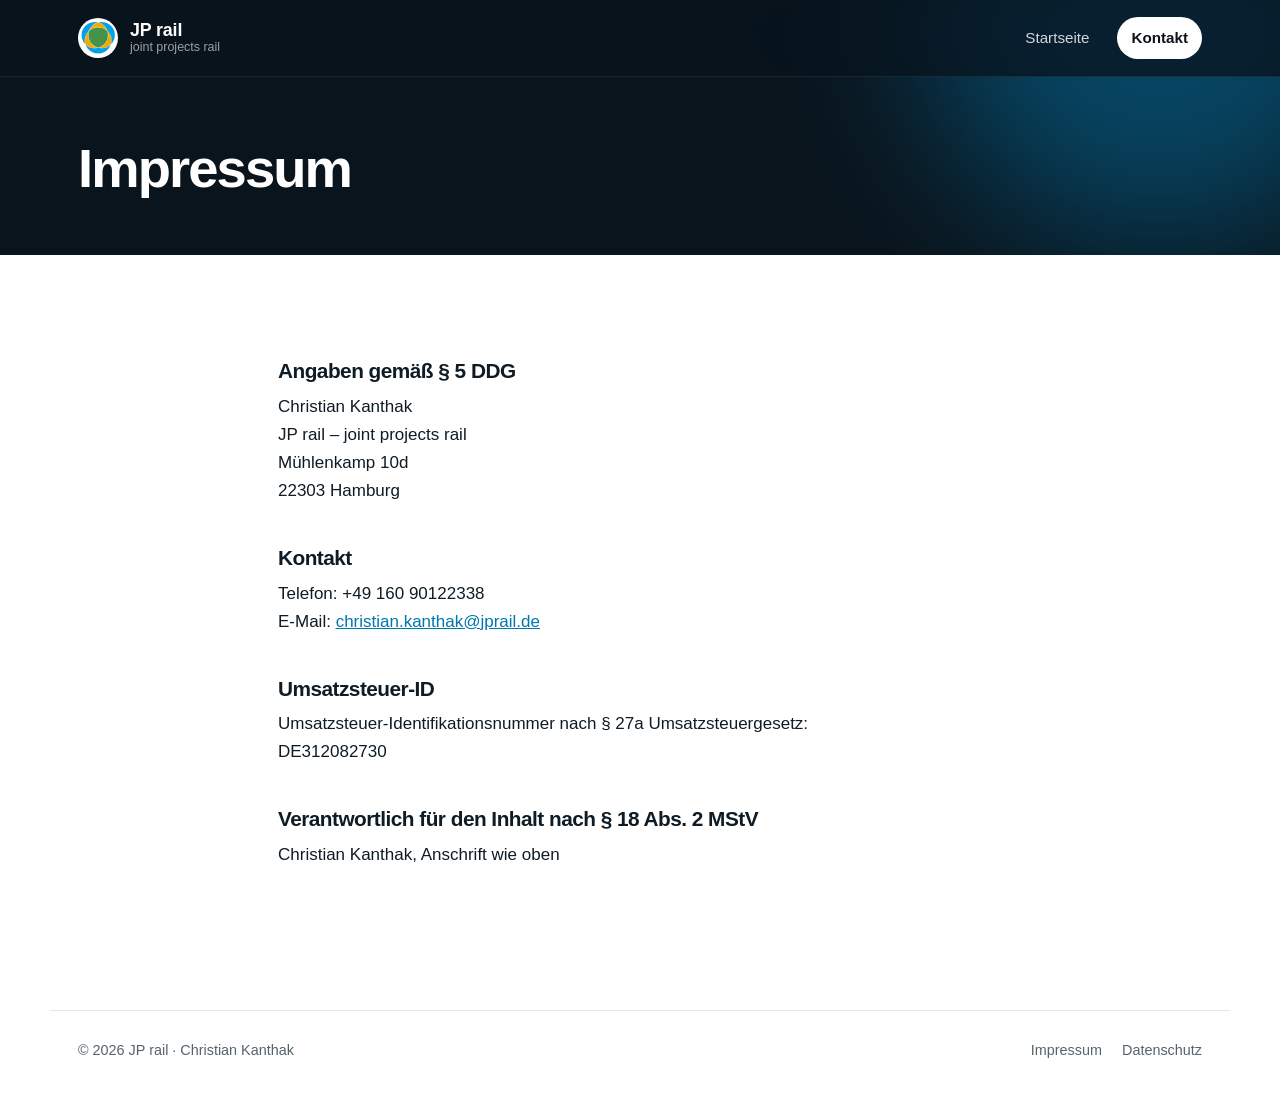
<file: impressum.html>
<!doctype html>
<html lang="de">
<head>
  <meta charset="utf-8">
  <meta name="viewport" content="width=device-width, initial-scale=1">
  <title>Impressum – JP rail</title>
  <meta name="robots" content="noindex">
  <link rel="icon" type="image/png" href="assets/logo-mark.png">
  <link rel="stylesheet" href="assets/style.css">
</head>
<body>
<header class="site-header scrolled">
  <div class="wrap">
    <a class="brand" href="index.html"><span class="brand-mark"><img src="assets/logo-mark.png" alt="" width="34" height="32"></span><span class="brand-text"><strong>JP rail</strong><span>joint projects rail</span></span></a>
    <nav class="nav"><a href="index.html">Startseite</a><a class="nav-cta" href="index.html#kontakt">Kontakt</a></nav>
  </div>
</header>
<div class="page-head"><div class="wrap"><h1>Impressum</h1></div></div>
<main class="legal"><div class="wrap">
<h2>Angaben gemäß § 5 DDG</h2>
<p>Christian Kanthak<br>JP rail – joint projects rail<br>Mühlenkamp 10d<br>22303 Hamburg</p>
<h2>Kontakt</h2>
<p>Telefon: +49 160 90122338<br>E-Mail: <a href="mailto:christian.kanthak@jprail.de">christian.kanthak@jprail.de</a></p>
<h2>Umsatzsteuer-ID</h2>
<p>Umsatzsteuer-Identifikationsnummer nach § 27a Umsatzsteuergesetz:<br>DE312082730</p>
<h2>Verantwortlich für den Inhalt nach § 18 Abs. 2 MStV</h2>
<p>Christian Kanthak, Anschrift wie oben</p>
</div></main>
<footer class="site-footer"><div class="wrap"><span>© 2026 JP rail · Christian Kanthak</span><span><a href="impressum.html">Impressum</a><a href="datenschutz.html">Datenschutz</a></span></div></footer>
</body>
</html>
</file>
<file: assets/style.css>
/* JP rail – Christian Kanthak · v2
   Logofarben: Blau #00a2e8, Grün #479249, Gelb #f0ad00
   Keine externen Schriften/CDNs (DSGVO) */

:root {
  --blue: #00a2e8;
  --blue-deep: #0077ad;
  --green: #479249;
  --green-light: #6fc072;
  --yellow: #f0ad00;
  --night: #0a141c;
  --night-2: #101e29;
  --ink: #0f1c25;
  --ink-soft: #55636d;
  --line: #e3e8eb;
  --bg: #ffffff;
  --bg-alt: #f4f7f8;
  --r: 20px;
  --max: 1180px;
  --font: ui-sans-serif, -apple-system, BlinkMacSystemFont, "SF Pro Display", "Segoe UI Variable Display", "Segoe UI", Roboto, "Helvetica Neue", Arial, sans-serif;
  --grad: linear-gradient(100deg, var(--blue) 0%, var(--green-light) 55%, var(--yellow) 100%);
}

*, *::before, *::after { box-sizing: border-box; }
html { scroll-behavior: smooth; scroll-padding-top: 84px; }
body {
  margin: 0;
  font-family: var(--font);
  font-size: 17px;
  line-height: 1.65;
  color: var(--ink);
  background: var(--bg);
  -webkit-font-smoothing: antialiased;
  text-rendering: optimizeLegibility;
}
img { max-width: 100%; display: block; }
a { color: var(--blue-deep); }
h1, h2, h3 { margin: 0 0 .5em; line-height: 1.08; letter-spacing: -0.025em; font-weight: 750; }
h1 { font-size: clamp(2.5rem, 6vw, 4.6rem); letter-spacing: -0.035em; }
h2 { font-size: clamp(2rem, 4vw, 3rem); }
h3 { font-size: 1.2rem; letter-spacing: -0.01em; line-height: 1.25; }
p { margin: 0 0 1em; }

.wrap { max-width: var(--max); margin: 0 auto; padding: 0 28px; }
@media (max-width: 560px) { .wrap { padding: 0 16px; } }

.grad-text {
  background: var(--grad);
  -webkit-background-clip: text; background-clip: text;
  color: transparent;
}

/* ---------- Header ---------- */
.site-header {
  position: fixed; inset: 0 0 auto 0; z-index: 50;
  transition: background .3s, border-color .3s, box-shadow .3s;
  border-bottom: 1px solid transparent;
}
.site-header .wrap { display: flex; align-items: center; justify-content: space-between; height: 76px; gap: 16px; }
.site-header.scrolled {
  background: rgba(10, 20, 28, .78);
  backdrop-filter: saturate(160%) blur(14px);
  -webkit-backdrop-filter: saturate(160%) blur(14px);
  border-bottom-color: rgba(255,255,255,.08);
}
.brand { display: flex; align-items: center; gap: 12px; text-decoration: none; color: #fff; }
.brand-mark { width: 40px; height: 40px; border-radius: 50%; background: #fff; display: grid; place-items: center; }
.brand-mark img { width: 34px; height: auto; }
.brand-text { display: flex; flex-direction: column; line-height: 1.1; }
.brand-text strong { font-size: 1.12rem; letter-spacing: -.01em; }
.brand-text span { font-size: .78rem; color: rgba(255,255,255,.6); }

.nav { display: flex; align-items: center; gap: 6px; }
.nav a {
  text-decoration: none; color: rgba(255,255,255,.82); font-size: .95rem; font-weight: 500;
  padding: 8px 14px; border-radius: 999px; transition: background .2s, color .2s;
}
.nav a:hover { color: #fff; background: rgba(255,255,255,.08); }
.nav a.nav-cta { background: #fff; color: var(--night); font-weight: 600; margin-left: 8px; }
.nav a.nav-cta:hover { background: var(--yellow); color: var(--night); }
@media (max-width: 760px) { .nav a:not(.nav-cta) { display: none; } }

/* ---------- Buttons ---------- */
.btn {
  display: inline-flex; align-items: center; gap: 10px;
  padding: 15px 26px; border-radius: 999px;
  font-weight: 600; font-size: 1rem; text-decoration: none;
  transition: transform .2s, box-shadow .2s, background .2s;
}
.btn-primary { background: var(--blue); color: #fff; box-shadow: 0 10px 30px -10px rgba(0,162,232,.7); }
.btn-primary:hover { transform: translateY(-2px); box-shadow: 0 16px 36px -12px rgba(0,162,232,.85); }
.btn-ghost { color: #fff; border: 1px solid rgba(255,255,255,.22); }
.btn-ghost:hover { background: rgba(255,255,255,.08); }
.btn .arrow { transition: transform .2s; }
.btn:hover .arrow { transform: translateX(4px); }

/* ---------- Hero ---------- */
.hero {
  position: relative; overflow: hidden;
  background: var(--night); color: #fff;
  padding: 168px 0 120px;
  isolation: isolate;
}
.hero::before, .hero::after, .hero .blob {
  content: ""; position: absolute; border-radius: 50%; filter: blur(80px); z-index: -1; opacity: .55;
}
.hero::before { width: 620px; height: 620px; background: var(--blue); top: -220px; right: -120px; opacity: .45; }
.hero::after  { width: 460px; height: 460px; background: var(--green); bottom: -260px; left: -120px; opacity: .45; }
.hero .blob   { width: 300px; height: 300px; background: var(--yellow); top: 40%; right: 30%; opacity: .18; }
.hero .grid-bg {
  position: absolute; inset: 0; z-index: -1; opacity: .35;
  background-image:
    linear-gradient(rgba(255,255,255,.05) 1px, transparent 1px),
    linear-gradient(90deg, rgba(255,255,255,.05) 1px, transparent 1px);
  background-size: 64px 64px;
  mask-image: radial-gradient(ellipse at 60% 40%, #000 20%, transparent 75%);
  -webkit-mask-image: radial-gradient(ellipse at 60% 40%, #000 20%, transparent 75%);
}
.hero .wrap { display: grid; grid-template-columns: 1.35fr 1fr; gap: 64px; align-items: center; }
.pill {
  display: inline-flex; align-items: center; gap: 10px;
  padding: 7px 16px 7px 8px; border-radius: 999px;
  background: rgba(255,255,255,.07); border: 1px solid rgba(255,255,255,.12);
  font-size: .88rem; color: rgba(255,255,255,.85); margin-bottom: 28px;
}
.pill .dot { width: 22px; height: 22px; border-radius: 50%; background: var(--grad); }
.hero h1 { margin-bottom: 24px; }
.lead { font-size: clamp(1.1rem, 1.6vw, 1.28rem); color: rgba(255,255,255,.72); max-width: 34em; }
.hero-actions { display: flex; flex-wrap: wrap; gap: 12px; margin-top: 36px; }

.portrait { position: relative; justify-self: center; width: min(100%, 400px); aspect-ratio: 4/5; }
.portrait-frame {
  position: absolute; inset: 0; border-radius: 28px; overflow: hidden;
  box-shadow: 0 40px 80px -30px rgba(0,0,0,.7);
}
.portrait-frame img { width: 100%; height: 100%; object-fit: cover; object-position: 50% 20%; }
.portrait::before {
  content: ""; position: absolute; inset: -2px; border-radius: 30px; padding: 2px;
  background: var(--grad);
  -webkit-mask: linear-gradient(#000 0 0) content-box, linear-gradient(#000 0 0);
  -webkit-mask-composite: xor; mask-composite: exclude;
  z-index: 2; pointer-events: none;
}
.badge {
  position: absolute; z-index: 3;
  background: rgba(16, 30, 41, .82); backdrop-filter: blur(12px); -webkit-backdrop-filter: blur(12px);
  border: 1px solid rgba(255,255,255,.14); border-radius: 16px;
  padding: 12px 16px; font-size: .85rem; line-height: 1.3; color: rgba(255,255,255,.75);
  box-shadow: 0 20px 40px -20px rgba(0,0,0,.6);
}
.badge strong { display: block; color: #fff; font-size: 1rem; }
.badge-1 { left: -36px; bottom: 56px; }
.badge-2 { right: -28px; top: 36px; }
.badge-2 strong { color: var(--yellow); }
.badge-1 strong { color: var(--blue); }
@media (max-width: 900px) {
  .hero { padding: 120px 0 112px; }
  .hero .wrap { grid-template-columns: 1fr; gap: 56px; }
  .portrait { width: min(78%, 320px); }
  .badge-1 { left: -24px; } .badge-2 { right: -20px; }
}

/* ---------- Kennzahlen ---------- */
.stats { position: relative; margin-top: -56px; z-index: 5; }
.stats-grid {
  display: grid; grid-template-columns: repeat(4, 1fr);
  background: #fff; border-radius: var(--r);
  box-shadow: 0 30px 60px -30px rgba(15, 28, 37, .25), 0 0 0 1px var(--line);
}
.stat { padding: 30px 28px; border-left: 1px solid var(--line); }
.stat:first-child { border-left: 0; }
.stat strong { display: block; font-size: clamp(1.6rem, 2.6vw, 2.2rem); letter-spacing: -.03em; line-height: 1.1; margin-bottom: 6px; }
.stat:nth-child(1) strong { color: var(--blue-deep); }
.stat:nth-child(2) strong { color: var(--green); }
.stat:nth-child(3) strong { color: #c98f00; }
.stat span { font-size: .92rem; color: var(--ink-soft); line-height: 1.45; display: block; }
@media (max-width: 860px) {
  .stats-grid { grid-template-columns: 1fr 1fr; }
  .stat:nth-child(3) { border-left: 0; }
  .stat:nth-child(n+3) { border-top: 1px solid var(--line); }
}
@media (max-width: 420px) { .stat { padding: 22px 18px; } }

/* ---------- Sections ---------- */
section { padding: 120px 0; }
.section-alt { background: var(--bg-alt); }
.kicker {
  display: inline-block; font-size: .8rem; font-weight: 700; letter-spacing: .12em; text-transform: uppercase;
  color: var(--blue-deep); margin-bottom: 16px;
}
.section-head { display: grid; grid-template-columns: 1fr 1fr; gap: 48px; align-items: end; margin-bottom: 56px; }
.section-head p { color: var(--ink-soft); font-size: 1.12rem; margin: 0; }
@media (max-width: 860px) {
  section { padding: 80px 0; }
  .section-head { grid-template-columns: 1fr; gap: 16px; margin-bottom: 40px; }
}

/* ---------- Audits (Bento) ---------- */
.bento { display: grid; grid-template-columns: repeat(6, 1fr); gap: 16px; }
.tile {
  position: relative; overflow: hidden;
  background: var(--bg-alt); border-radius: var(--r); padding: 30px;
  border: 1px solid var(--line);
  transition: transform .3s, box-shadow .3s, border-color .3s;
  grid-column: span 2;
}
.tile:hover { transform: translateY(-4px); box-shadow: 0 24px 48px -28px rgba(15,28,37,.35); border-color: transparent; }
.tile-lg { grid-column: span 3; min-height: 260px; }
.tile .tag {
  display: inline-block; font-size: .78rem; font-weight: 600; padding: 4px 10px; border-radius: 999px;
  background: #fff; color: var(--ink-soft); border: 1px solid var(--line); margin-bottom: 18px;
}
.tile h3 { font-size: 1.5rem; margin-bottom: .4em; }
.tile p { color: var(--ink-soft); margin: 0; }
.tile-dark { background: var(--night); color: #fff; border-color: var(--night); }
.tile-dark p { color: rgba(255,255,255,.7); }
.tile-dark .tag { background: rgba(255,255,255,.08); color: rgba(255,255,255,.8); border-color: rgba(255,255,255,.14); }
.tile-dark::after {
  content: ""; position: absolute; width: 260px; height: 260px; border-radius: 50%;
  right: -80px; bottom: -110px; background: var(--blue); filter: blur(60px); opacity: .5;
}
.tile-dark.green::after { background: var(--green); }
.tile .accent { position: absolute; top: 30px; right: 30px; width: 12px; height: 12px; border-radius: 50%; }
.accent.b { background: var(--blue); } .accent.g { background: var(--green); } .accent.y { background: var(--yellow); }

.parties { display: grid; grid-template-columns: repeat(3, 1fr); gap: 16px; margin-top: 16px; }
.party { border-radius: var(--r); padding: 26px 30px; border: 1px dashed #cfd8dd; }
.party .num { font-size: 2.4rem; font-weight: 750; letter-spacing: -.04em; line-height: 1; }
.party .num sup { font-size: .9rem; letter-spacing: 0; margin-left: 2px; color: var(--ink-soft); }
.party h3 { margin: 12px 0 6px; }
.party p { margin: 0; color: var(--ink-soft); font-size: .95rem; }
.party:nth-child(1) .num { color: var(--blue); }
.party:nth-child(2) .num { color: var(--green); }
.party:nth-child(3) .num { color: var(--yellow); }
@media (max-width: 900px) {
  .bento { grid-template-columns: 1fr 1fr; }
  .tile, .tile-lg { grid-column: span 1; min-height: 0; }
  .tile-lg { grid-column: span 2; }
}
@media (max-width: 600px) {
  .bento, .parties { grid-template-columns: 1fr; }
  .tile-lg { grid-column: span 1; }
}

/* ---------- Leistungen ---------- */
.services { display: grid; grid-template-columns: repeat(3, 1fr); gap: 20px; }
.service {
  background: #fff; border-radius: var(--r); padding: 34px 30px;
  box-shadow: 0 0 0 1px var(--line);
  transition: transform .3s, box-shadow .3s;
}
.service:hover { transform: translateY(-4px); box-shadow: 0 0 0 1px var(--line), 0 28px 50px -30px rgba(15,28,37,.35); }
.icon {
  width: 52px; height: 52px; border-radius: 14px; display: grid; place-items: center; margin-bottom: 24px;
}
.icon svg { width: 26px; height: 26px; }
.service:nth-child(1) .icon { background: rgba(0,162,232,.12); color: var(--blue-deep); }
.service:nth-child(2) .icon { background: rgba(71,146,73,.13); color: var(--green); }
.service:nth-child(3) .icon { background: rgba(240,173,0,.16); color: #b07d00; }
.service ul { list-style: none; margin: 0; padding: 0; }
.service li { position: relative; padding: 9px 0 9px 26px; color: var(--ink-soft); border-top: 1px solid var(--line); font-size: .97rem; }
.service li::before {
  content: ""; position: absolute; left: 2px; top: 17px; width: 12px; height: 7px;
  border-left: 2px solid var(--green); border-bottom: 2px solid var(--green); transform: rotate(-45deg);
}
.clients {
  margin-top: 40px; padding: 24px 30px; border-radius: var(--r);
  background: #fff; box-shadow: 0 0 0 1px var(--line);
  display: flex; flex-wrap: wrap; gap: 10px; align-items: center;
}
.clients strong { margin-right: 8px; }
.chip { padding: 6px 14px; border-radius: 999px; background: var(--bg-alt); font-size: .9rem; color: var(--ink-soft); }
@media (max-width: 900px) { .services { grid-template-columns: 1fr; } }

/* ---------- Profil ---------- */
.profile { display: grid; grid-template-columns: 1fr 1fr; gap: 80px; align-items: start; }
.profile .intro p { font-size: 1.08rem; color: var(--ink-soft); }
.profile .intro p strong { color: var(--ink); }
.facts-list { display: grid; grid-template-columns: 1fr 1fr; gap: 12px; margin-top: 32px; }
.facts-list div { padding: 16px 18px; border-radius: 14px; background: var(--bg-alt); font-size: .94rem; line-height: 1.4; }
.facts-list div span { display: block; font-size: .78rem; text-transform: uppercase; letter-spacing: .08em; color: var(--ink-soft); margin-bottom: 4px; }
.timeline { list-style: none; margin: 0; padding: 0; position: relative; }
.timeline::before { content: ""; position: absolute; left: 7px; top: 8px; bottom: 8px; width: 2px; background: linear-gradient(var(--blue), var(--green), var(--yellow)); border-radius: 2px; }
.timeline li { position: relative; padding: 0 0 30px 40px; }
.timeline li:last-child { padding-bottom: 0; }
.timeline li::before {
  content: ""; position: absolute; left: 0; top: 4px; width: 16px; height: 16px; border-radius: 50%;
  background: #fff; border: 3px solid var(--blue);
}
.timeline li:first-child::before { background: var(--blue); box-shadow: 0 0 0 6px rgba(0,162,232,.18); }
.timeline .when { font-size: .85rem; font-weight: 600; color: var(--ink-soft); font-variant-numeric: tabular-nums; }
.timeline .what { font-weight: 700; font-size: 1.08rem; }
.timeline .where { color: var(--ink-soft); font-size: .95rem; }
@media (max-width: 900px) { .profile { grid-template-columns: 1fr; gap: 56px; } }
@media (max-width: 480px) { .facts-list { grid-template-columns: 1fr; } }

/* ---------- Kontakt ---------- */
.contact { padding: 0 0 120px; }
.contact-card {
  position: relative; overflow: hidden; isolation: isolate;
  background: var(--night); color: #fff; border-radius: 32px;
  padding: clamp(36px, 6vw, 72px);
  display: grid; grid-template-columns: 1.1fr 1fr; gap: 48px; align-items: center;
}
.contact-card::before, .contact-card::after { content: ""; position: absolute; border-radius: 50%; filter: blur(70px); z-index: -1; }
.contact-card::before { width: 420px; height: 420px; background: var(--blue); opacity: .4; left: -160px; top: -200px; }
.contact-card::after  { width: 360px; height: 360px; background: var(--yellow); opacity: .18; right: -120px; bottom: -180px; }
.contact-card h2 { color: #fff; }
.contact-card p { color: rgba(255,255,255,.72); font-size: 1.08rem; }
.contact-list { display: grid; gap: 12px; }
.contact-item {
  display: flex; align-items: center; gap: 16px;
  padding: 18px 20px; border-radius: 16px;
  background: rgba(255,255,255,.06); border: 1px solid rgba(255,255,255,.1);
  color: #fff; text-decoration: none; transition: background .2s, transform .2s;
}
a.contact-item:hover { background: rgba(255,255,255,.12); transform: translateX(4px); }
.contact-item .ci-icon { width: 42px; height: 42px; flex: none; border-radius: 12px; display: grid; place-items: center; background: rgba(255,255,255,.08); }
.contact-item .ci-icon svg { width: 20px; height: 20px; }
.contact-item small { display: block; color: rgba(255,255,255,.55); font-size: .8rem; }
.contact-item span { font-weight: 600; word-break: break-word; }
@media (max-width: 860px) { .contact-card { grid-template-columns: 1fr; } .contact { padding-bottom: 80px; } }

/* ---------- Footer ---------- */
.site-footer { padding: 28px 0 40px; font-size: .9rem; color: var(--ink-soft); }
.site-footer .wrap { display: flex; flex-wrap: wrap; justify-content: space-between; gap: 12px; border-top: 1px solid var(--line); padding-top: 28px; }
.site-footer a { color: var(--ink-soft); text-decoration: none; margin-left: 20px; }
.site-footer a:first-child { margin-left: 0; }
.site-footer a:hover { color: var(--ink); }

/* ---------- Scroll-Animationen ---------- */
.js .reveal { opacity: 0; transform: translateY(24px); transition: opacity .7s ease, transform .7s cubic-bezier(.2,.7,.2,1); }
.js .reveal.in { opacity: 1; transform: none; }
.reveal.d1 { transition-delay: .08s; } .reveal.d2 { transition-delay: .16s; } .reveal.d3 { transition-delay: .24s; }
@media (prefers-reduced-motion: reduce) {
  html { scroll-behavior: auto; }
  .reveal { opacity: 1; transform: none; transition: none; }
  .btn, .tile, .service, .contact-item { transition: none; }
}

/* ---------- Unterseiten ---------- */
.page-head { background: var(--night); color: #fff; padding: 140px 0 56px; position: relative; overflow: hidden; isolation: isolate; }
.page-head::before { content: ""; position: absolute; width: 480px; height: 480px; border-radius: 50%; background: var(--blue); filter: blur(80px); opacity: .35; right: -120px; top: -240px; z-index: -1; }
.page-head h1 { font-size: clamp(2.2rem, 5vw, 3.4rem); margin: 0; }
.legal { padding: 64px 0 96px; }
.legal .wrap { max-width: 780px; }
.legal h2 { font-size: 1.3rem; margin-top: 2em; }
.todo { background: #fff6dc; border-left: 4px solid var(--yellow); padding: 12px 16px; border-radius: 6px; }

/* ---------- Variante ohne Foto: Hero-Grafik ---------- */
.hero-visual { position: relative; justify-self: center; width: min(100%, 440px); aspect-ratio: 1; }
.hero-visual .c { position: absolute; border-radius: 50%; mix-blend-mode: screen; }
.hero-visual .c-blue   { width: 62%; height: 62%; left: 4%;  top: 8%;  background: radial-gradient(circle at 35% 35%, #4cc4f5, var(--blue) 60%, #0a6f9e); opacity: .9; }
.hero-visual .c-yellow { width: 56%; height: 56%; right: 2%; top: 4%;  border: 14px solid var(--yellow); opacity: .9; }
.hero-visual .c-green  { width: 50%; height: 50%; left: 26%; bottom: 6%; background: radial-gradient(circle at 40% 35%, var(--green-light), var(--green) 65%); opacity: .92; }
.hero-visual .rails { position: absolute; left: -6%; right: -6%; bottom: 16%; height: 22%; opacity: .35; }
.audit-card {
  position: absolute; z-index: 3; right: -12px; bottom: -8px; width: 250px;
  background: rgba(16, 30, 41, .8); backdrop-filter: blur(16px); -webkit-backdrop-filter: blur(16px);
  border: 1px solid rgba(255,255,255,.14); border-radius: 18px; padding: 18px 20px;
  box-shadow: 0 30px 60px -25px rgba(0,0,0,.7);
}
.audit-card .ac-head { font-size: .78rem; text-transform: uppercase; letter-spacing: .1em; color: rgba(255,255,255,.55); margin-bottom: 10px; }
.audit-card ul { list-style: none; margin: 0; padding: 0; }
.audit-card li { display: flex; align-items: center; gap: 10px; padding: 6px 0; font-size: .92rem; font-weight: 600; color: #fff; border-top: 1px solid rgba(255,255,255,.08); }
.audit-card li:first-child { border-top: 0; }
.audit-card li i { width: 18px; height: 18px; border-radius: 50%; flex: none; display: grid; place-items: center; background: var(--green); }
.audit-card li i::after { content: ""; width: 7px; height: 4px; border-left: 2px solid #fff; border-bottom: 2px solid #fff; transform: rotate(-45deg) translate(1px,-1px); }
.hero-visual .badge-2 { right: auto; left: -20px; top: 18px; }
@media (max-width: 900px) {
  .hero-visual { width: min(86%, 340px); }
  .audit-card { width: 220px; right: -8px; }
}

/* ---------- Anpassungen 26.10.2026: vier Leistungen, Foto im Profil ---------- */
.services-4 { grid-template-columns: repeat(2, 1fr); }
.service:nth-child(4) .icon { background: rgba(10,20,28,.08); color: var(--ink); }
.service-more { display: inline-block; margin-top: 14px; font-weight: 600; font-size: .95rem; color: var(--blue-deep); text-decoration: none; }
.service-more:hover { text-decoration: underline; }
@media (max-width: 900px) { .services-4 { grid-template-columns: 1fr; } }
.profile-side { display: grid; gap: 40px; }
.profile-photo { position: relative; margin: 0; width: min(100%, 300px); aspect-ratio: 4/5; border-radius: 24px; overflow: hidden; box-shadow: 0 30px 60px -30px rgba(10,20,28,.45); }
.profile-photo img { width: 100%; height: 100%; object-fit: cover; object-position: 50% 20%; display: block; }
.tile-dark.yellow::after { background: var(--yellow); }
.tile-dark > * { position: relative; z-index: 1; }
.tile-dark:not(.tile-lg)::after { width: 200px; height: 200px; right: -70px; bottom: -110px; }
.tile-dark.yellow::after { opacity: .4; }
</file>
